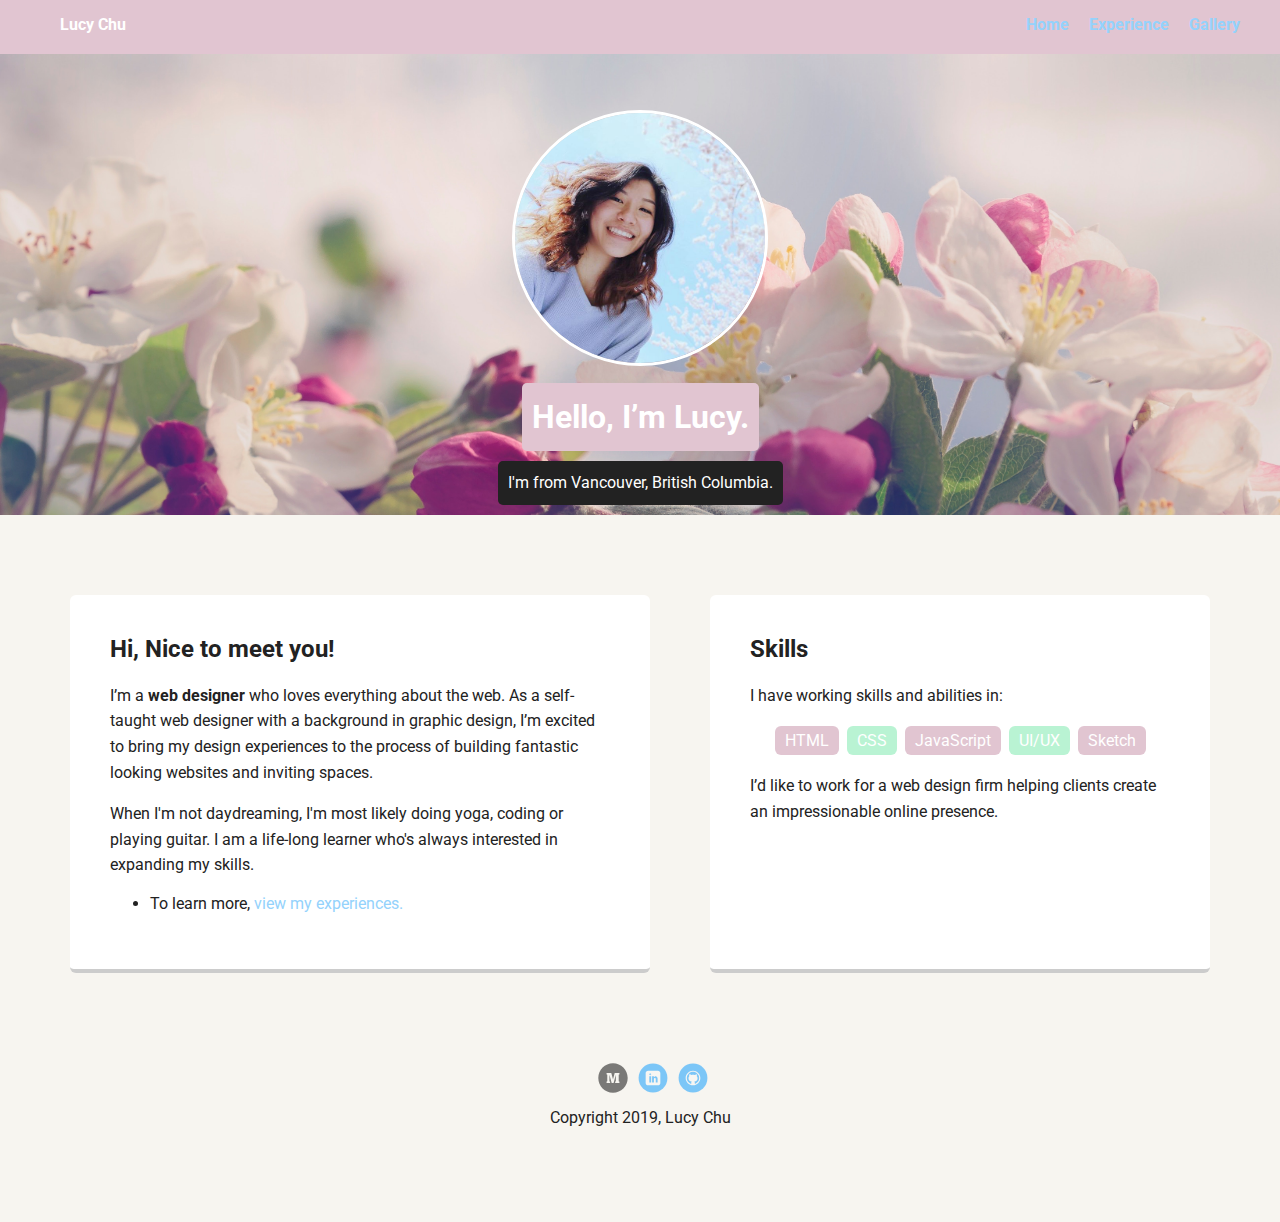
<file: index.html>
<!doctype html>
<html lang="en">
<head>
  <meta charset="utf-8">
  <title>Lucy Chu's Profile</title>
  <meta name="viewport" content="width=device-width, initial-scale=1.0">
  <link rel="stylesheet" href="styles.css">
  <link href="https://fonts.googleapis.com/css?family=Muli%7CRoboto:400,300,500,700,900" rel="stylesheet"></head>
  <body>

    <div class="main-nav">
        <ul class="nav">
          <li class="name">Lucy Chu</li>
          <li><a href="index.html">Home</a></li>
          <li><a href="pages/experiences/experiences.html">Experience</a></li>
          <li><a href="pages/gallery/gallery.html">Gallery</a></li>
        </ul>
    </div>

    <header>
      <img src="images/meeee.jpg" alt="Photo of me" class="profile-image">
      <h1 class="tag name">Hello, I’m Lucy.</h1>
      <p class="tag location">I'm from Vancouver, British Columbia.</p>
    </header>

    <main class="flex">
      <div class="card">
        <h2>Hi, Nice to meet you!</h2>
        <p>I’m a <strong>web designer</strong> who loves everything about the web. As a self-taught web designer with a background in graphic design, I’m excited to bring my design experiences to the process of building fantastic looking websites and inviting spaces.</p>
        <p>When I'm not daydreaming, I'm most likely doing yoga, coding or playing guitar. I am a life-long learner who's always interested in expanding my skills.</p>
        <ul>
          <li>To learn more, <a href="pages/experiences/experiences.html">view my experiences.</a></li>
        </ul>
      </div>

      <div class="card">
        <h2>Skills</h2>
        <p>I have working skills and abilities in:</p>
        <ul class="skills">
          <li>HTML</li>
          <li>CSS</li>
          <li>JavaScript</li>
          <li>UI/UX</li>
          <li>Sketch</li>
        </ul>
        <p>I’d like to work for a web design firm helping clients create an impressionable online presence.</p>
      </div>

    </main>
    <footer>
      <ul>
        <li><a href="https://medium.com/@simply.lucy.chu" class="social medium" target="_blank">Medium</a></li>
        <li><a href="https://www.linkedin.com/in/lucy-chu-25344372/" class="social linkedin" target="_blank">LinkedIn</a></li>
        <li><a href="https://github.com/luluchu" class="social github" target="_blank">Github</a></li>
      </ul>
      <p class="copyright">Copyright 2019, Lucy Chu</p>
    </footer>
  </body>
  </html>
</file>
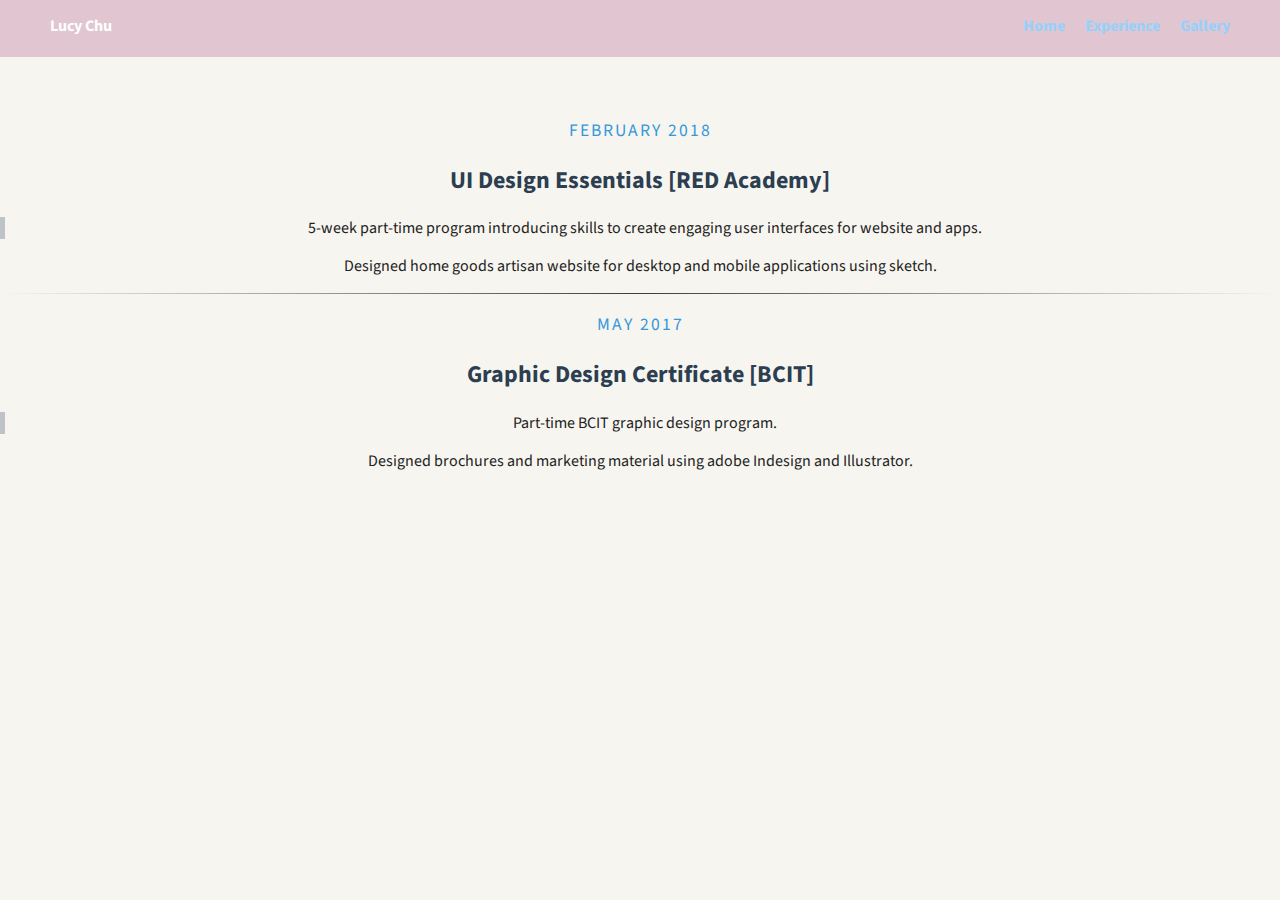
<file: pages/experiences/experiences.html>
<!DOCTYPE html>
<html>
<head>
	<title>My Experiences</title>
	<link href="https://fonts.googleapis.com/css?family=Source+Sans+Pro:400,700" rel="stylesheet">
	<link rel="stylesheet" type="text/css" href="experiences.css">
</head>

<header>
 <div class="main-nav">
        <ul class="nav">
          <li class="name">Lucy Chu</li>
          <li><a href="../../index.html">Home</a></li>
          <li><a href="#">Experience</a></li>
          <li><a href="../gallery/gallery.html">Gallery</a></li>
        </ul>
  </div>

</header>


<body>

<div class ="post">

	<p class="date">February 2018</p>

	<h2>UI Design Essentials [RED Academy]</h2>

	<p class="first" > 5-week part-time program introducing skills
to create engaging user interfaces for website
and apps. </p>

	<p> Designed home goods artisan website for desktop and mobile applications using sketch. </p>

	<hr>

</div>



<div class = "post">

	<p class="date">May 2017</p>

	<h2>Graphic Design Certificate [BCIT] </h2>

	<p class="first"> Part-time BCIT graphic design program. </p>

	<p> Designed brochures and marketing material using adobe Indesign and Illustrator. </p>

</div>

</body>

</html>
</file>
<file: styles.css>
styles.css
/* Global Layout Set-up */
* {
  box-sizing: border-box;
}

body {
  margin: 0;
  padding: 0;
  text-align: center;
  font-family: 'Roboto', sans-serif;
  color: #222;
  background: #f7f5f0;
}

/* Link Styles */

a {
  text-decoration: none;
  color: #94d2fc;
}
a:hover {
  color: white;
}

/* Section Styles */

.main-nav {
  width: 100%;
  background: #E1C5D1;
  min-height: 30px;
  padding: 10px;
  position: fixed;
  text-align: center;
}
.nav {
  display: flex;
  justify-content: space-around;
  font-weight: 700;
  list-style-type: none;
  margin: 0 auto;
  padding: 0;
}
.nav .name {
  display: none;
}
.nav li {
  padding: 5px 10px 10px 10px;
  color: white;
}
.nav a {
  transition: all .5s;
}
.nav a:hover {
  color:white;
}

header {
  text-align: center;
  background: url('images/flower.jpg') no-repeat bottom center ;
  background-size: cover;
  overflow: hidden;
  padding-top: 60px;
}
header {
  line-height: 1.5;
}
header .profile-image {
  margin-top: 50px;
  width: 250px;
  height: 250px;
  border-radius: 60%;
  border: 3px solid white;
  transition: all .5s;
}
header .profile-image:hover {
  transform: scale(1.2) rotate(360deg);
}
.tag {
  background-color: #E1C5D1;
  color: white;
  padding: 10px;
  border-radius: 5px;
  display: table;
  margin: 10px auto;
}
.location {
  background-color: #222;
  color: white;
}
.card {
  margin: 30px;
  padding: 20px 40px 40px;
  max-width: 500px;
  text-align: left;
  background: #fff;
  border-bottom: 4px solid #ccc;
  border-radius: 6px;
}
.card:hover {
  border-color: #b9f3d3;
}

ul.skills {
  padding: 0;
  text-align: center;
}

.skills li {
  border-radius: 6px;
  display: inline-block;
  background: #b9f3d3;
  color: white;
  padding: 5px 10px;
  margin: 2px;
}

.skills li:nth-child(odd) {
  background: #E1C5D1;
}

footer {
  width: 100%;
  min-height: 30px;
  padding: 20px 0 40px 20px;
}

footer .copyright {
  top: -8px;
  margin-right: 20px;
  font-size: .75em;
}

footer ul {
  list-style-type: none;
  margin: 0;
  padding: 0;
}

footer ul li {
  display: inline-block;
}

a.social {
  display: inline-block;
  text-indent: -9999px;
  margin-left: 5px;
  width: 30px;
  height: 30px;
  background-size: 30px 30px;
  opacity: .5;
  transition: all .25s;
}
a.medium {
  background-image: url(images/medium.svg);
}
a.linkedin {
  background-image: url(images/linkedin.svg);
}
a.github {
  background-image: url(images/github.svg);
}
a.social:hover {
  opacity: 1;
}
.clearfix {
  clear: both;
}

/* Styles for larger screens */
@media screen and (min-width: 720px) {

  .flex {
      display: flex;
      max-width: 1200px;
      justify-content: space-around;
      margin: 0 auto;
  }

  header {
    min-height: 450px;
  }

  .nav {
    max-width: 1200px;
  }

  .nav .name {
    display: block;
    margin-right: auto;
    color: white;
  }

  main {
    padding-top: 50px;
  }

  main p {
    line-height: 1.6em;
  }

  footer {
    font-size: 1.3em;
    max-width: 1200px;
    margin: 40px auto;
  }

}
</file>
<file: pages/experiences/experiences.css>
* {
  box-sizing: border-box;
}

body {
  margin: 0;
  padding: 0;
  text-align: center;
  font-family: 'Roboto', sans-serif;
  color: #222;
  background: #f7f5f0;
}

a {
  text-decoration: none;
  color: #94d2fc;
}
a:hover {
  color: white;
}

.main-nav {
  width: 100%;
  background: #E1C5D1;
  min-height: 30px;
  padding: 10px;
  position: fixed;
  text-align: center;
}
.nav {
  display: flex;
  justify-content: space-around;
  font-weight: 700;
  list-style-type: none;
  margin: 0 auto;
  padding: 0;
}
.nav .name {
  display: none;
}
.nav li {
  padding: 5px 10px 10px 10px;
  color: white;
}
.nav a {
  transition: all .5s;
}
.nav a:hover {
  color: ;
}

.date {
	text-transform: uppercase;
	color: #3498db;
	letter-spacing: 2px;
	font-size: 1.1em;
}

h2	{
	color: #2c3e50;
 }

.first {
	border-left: 5px solid #bdc3c7;
	padding-left: 5px;
	margin-bottom: 1px;
}

body {
	margin: auto;
	font-family: source sans pro;
}

hr {
    border: 0;
    height: 1px;
    background-image: linear-gradient(to right, rgba(0, 0, 0, 0), rgba(0, 0, 0, 0.75), rgba(0, 0, 0, 0));
}

/* Styles for larger screens */
@media screen and (min-width: 720px) {

  .flex {
      display: flex;
      max-width: 1200px;
      justify-content: space-around;
      margin: 0 auto;
  }

  header {
    min-height: 100px;
  }

  .nav {
    max-width: 1200px;
  }

  .nav .name {
    display: block;
    margin-right: auto;
    color: white;
  }
</file>
